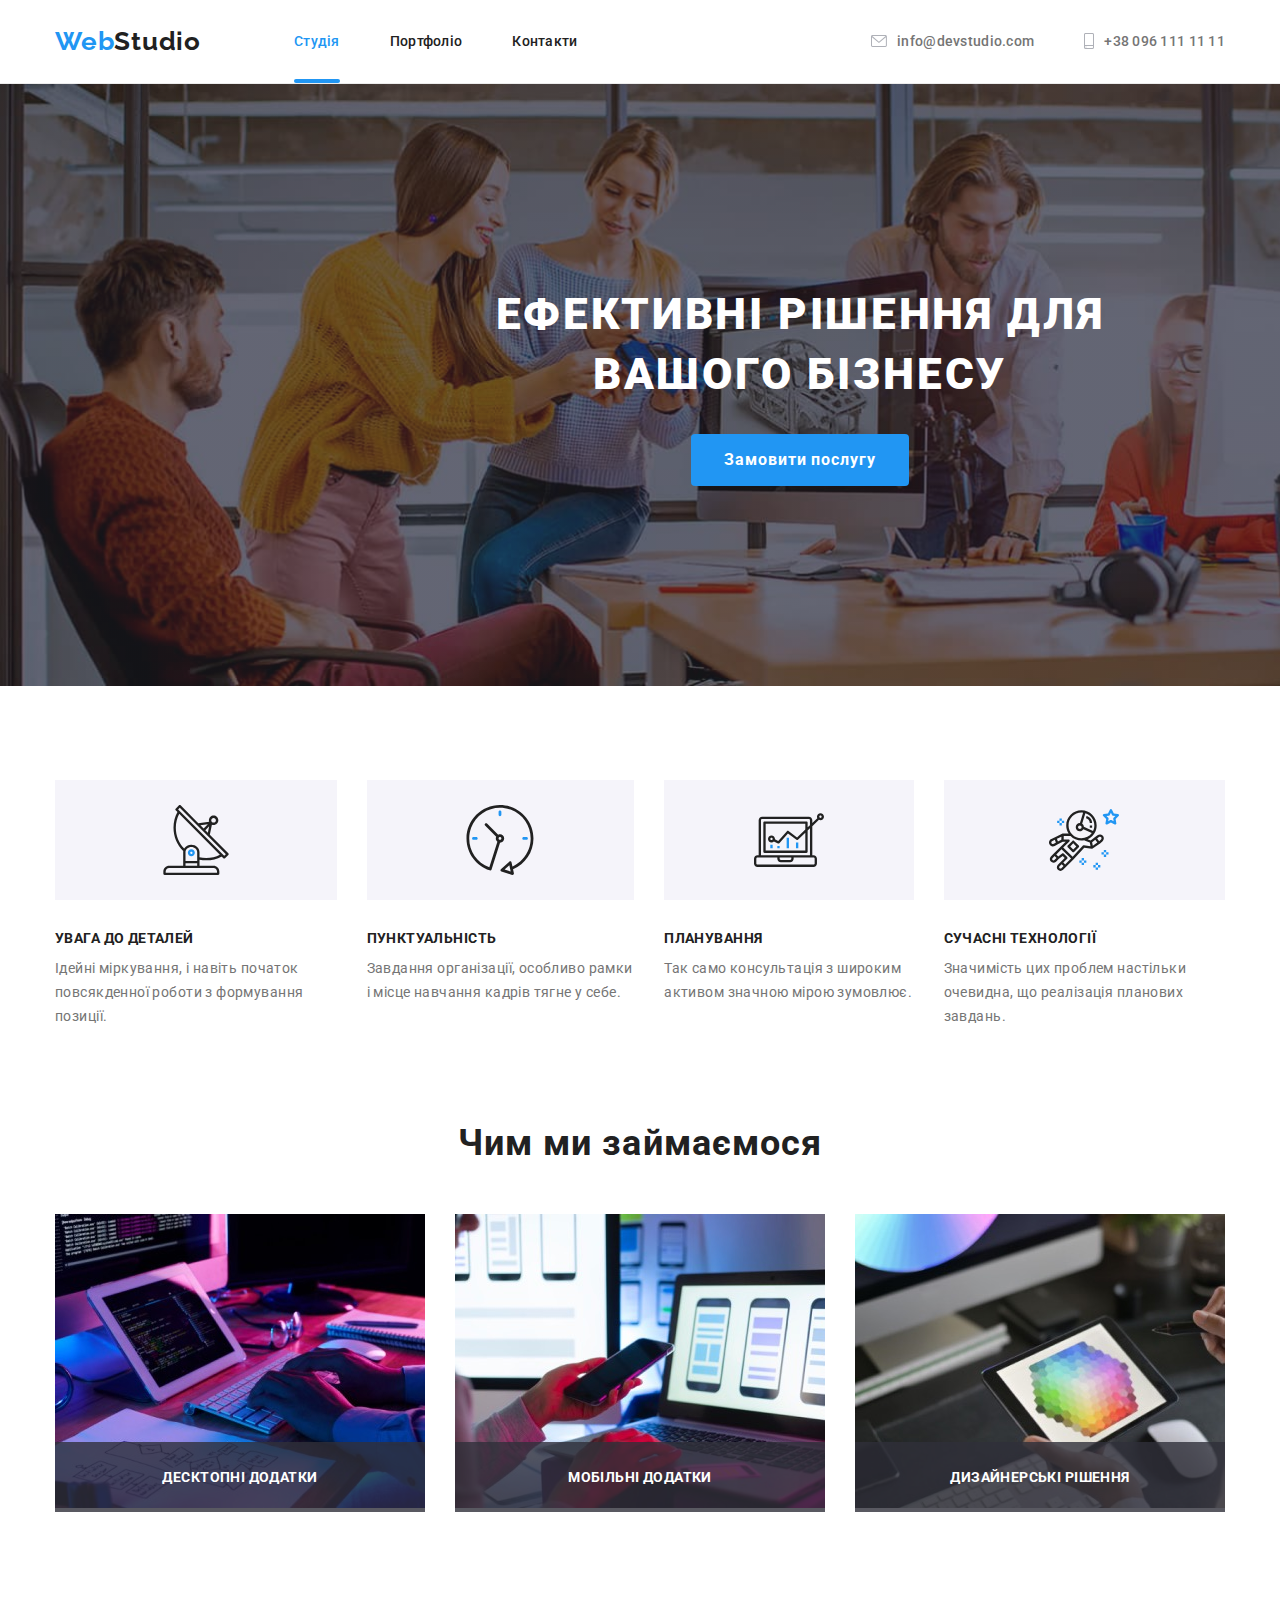
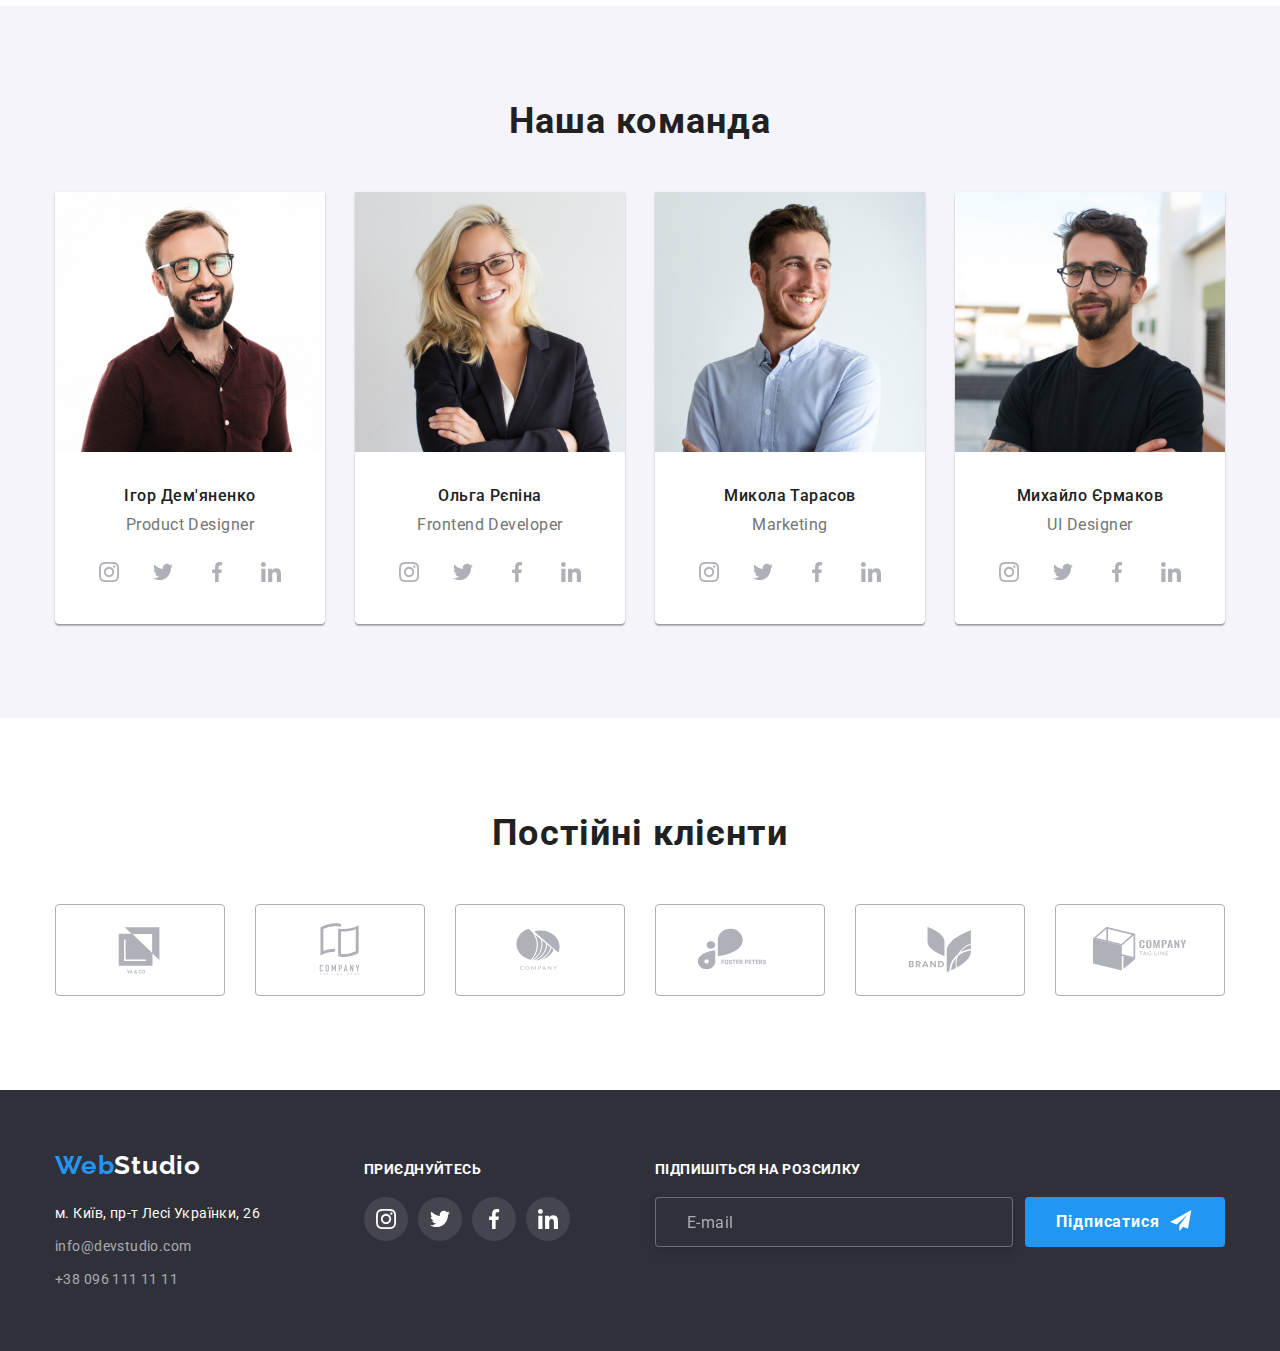
<file: index.html>
<!DOCTYPE html>
<html lang="uk">
  <head>
    <meta charset="UTF-8" />
    <meta http-equiv="X-UA-Compatible" content="IE=edge" />
    <meta name="viewport" content="width=device-width, initial-scale=1.0" />
    <title>Студія</title>

    <link rel="preconnect" href="https://fonts.googleapis.com" />
    <link rel="preconnect" href="https://fonts.gstatic.com" crossorigin />
    <link
      href="https://fonts.googleapis.com/css2?family=Montserrat:wght@400;700&family=Open+Sans:wght@400;500;600;700&family=Raleway:wght@400;500;600;700&family=Roboto:ital,wght@0,300;0,400;0,500;0,700;0,900;1,300;1,400;1,500;1,700&display=swap"
      rel="stylesheet"
    />
    <link
      rel="stylesheet"
      href="https://cdnjs.cloudflare.com/ajax/libs/modern-normalize/1.1.0/modern-normalize.min.css"
    />
    <link rel="stylesheet" href="./css/style.css" />
  </head>

  <body class="body">
    <header class="header">
      <!--Menu Nav-->
      <div class="container main-nav">
        <nav class="header-nav">
          <a href="" class="logo">
            <span class="logo-web">Web</span>
            <span class="logo-studio-header">Studio</span>
          </a>
          <ul class="header-list">
            <li class="header-list-item">
              <a class="current" href="./index.html">Студія</a>
            </li>
            <li class="header-list-item">
              <a
                class="header-list-link header-link active-link"
                href="./portfolio.html"
                >Портфоліо</a
              >
            </li>
            <li class="header-list-item">
              <a
                class="header-list-link header-link link-contact active-link"
                href="#"
                >Контакти</a
              >
            </li>
          </ul>
        </nav>

        <!--Contacts-->
        <ul class="contacts-header">
          <li class="header-list-item"> 
            <a
              class="header-contact-link header-link active-link"
              href="mailto:info@devstudio.com"
            >
            <svg class="header-contact-icon header-tel-icon" width="16" height="12">
                <use href="./images/icons.svg#envelope"></use>
            </svg>
              info@devstudio.com
            </a>
          </li>
          <li class="header-list-item">
            <a
              class="header-contact-link header-link active-link"
              href="tel:+380961111111"
            >
              <svg class="header-contact-icon header-mail-icon" width="10" height="16">
                <use href="./images/icons.svg#smartphone"></use>
              </svg>
              +38 096 111 11 11
            </a>
          </li>
        </ul>
      </div>
    </header>

    <main>
      <!--Шапка-->
      <section class="main-banner">
        <div class="container hero-box">
            <h1>
              Ефективні рішення для <br />
              вашого бізнесу
            </h1>

            <button class="button order-button" type="button"  data-modal-open>
              Замовити послугу
            </button>

            <!--Modal window -->

            <div class="backdrop is-hidden" data-modal>
                <div class="modal">
                  <button data-modal-close class="close-sign">
                    <svg  width="30" height="30">
                      <use href="./images/icons.svg#icon-close"></use>
                    </svg>
                  </button>


                  <form class="form" name="signup-form" autocomplete="on" novalidate>

                    <p>Залиште свої дані, ми вам передзвонимо</p> 

                    <div class="form-field">
                      <label for="name">Ім'я</label>
                      <input type="text" class="form-input" name="name" id="name"/>
                      <svg class="modal-icon" width="18" height="18">
                        <use href="./images/icons.svg#person"></use>
                        </svg>
                    </div>
                    
                    <div class="form-field">
                      <label for="tel">Телефон</label>
                      <input type="tel" class="form-input" name="tel" id="tel"/>
                       <svg class="modal-icon" width="18" height="18">
                        <use href="./images/icons.svg#phone-black"></use>
                        </svg>
                    </div>

                     <div class="form-field">
                      <label for="mail">Пошта</label>
                      <input type="email" class="form-input" name="mail" id="mail"/>
                      <svg class="modal-icon" width="18" height="18">
                        <use href="./images/icons.svg#email-black"></use>
                        </svg>
                     </div>

                     <div class="form-field">
                      <label for="commemt">Коментар</label>
                      <textarea name="comment" class="form-input" id="comment" cols="" rows="10"
                      placeholder="Введіть текст"></textarea>
                     </div>
                    

                    <div class="agreement-checkbox">
                      <label for="policy" class="checkbox-label">
                        <input class="checkbox" type="checkbox" name="policy" value="" id="policy">
                        <span class="checkbox-icon"> </span>
                          Погоджуюся з розсилкою та приймаю  
                        <span>
                        <a href="">Умови договору</a>
                        </span>
                      </label>
                    </div>

                    <button type="submit" class="submit-button">Відправити</button>
                  </form>

                </div>  
            </div>
          <!-- </div> -->
        </div>
      </section>

      <!--Особливості-->
      <section class="description">
        <div class="container">
          <h2 class="visually-hidden">Наші особливості</h2>
          <ul class="description-blocks">
            <li class="description-item">
              <div class="description-icons">
                <svg class="descr-icon"  width="70" height="70">
                  <use href="./images/icons.svg#d-antenna"></use>
                </svg>
              </div>
              <h3 class="description-title">Увага до деталей</h3>
              <p class="desctiption-text">
                Ідейні міркування, і навіть початок повсякденної роботи з
                формування позиції.
              </p>
            </li>

            <li class="description-item">
              <div class="description-icons">
                <svg class="descr-icon"  width="70" height="70">
                  <use href="./images/icons.svg#d-clock"></use>
                </svg>
              </div>
              <h3 class="description-title">Пунктуальність</h3>
              <p class="desctiption-text">
                Завдання організації, особливо рамки і місце навчання кадрів
                тягне у себе.
              </p>
            </li>

            <li class="description-item">
              <div class="description-icons">
                <svg class="descr-icon"  width="70" height="70">
                  <use href="./images/icons.svg#diagram"></use>
                </svg>
              </div>
              <h3 class="description-title">Планування</h3>
              <p class="desctiption-text">
                Так само консультація з широким активом значною мірою зумовлює.
              </p>
            </li>

            <li class="description-item">
              <div class="description-icons">
                <svg class="descr-icon"  width="70" height="70">
                  <use href="./images/icons.svg#d-astronaut"></use>
                </svg>
              </div>
              <h3 class="description-title">Сучасні технології</h3>
              <p class="desctiption-text">
                Значимість цих проблем настільки очевидна, що реалізація
                планових завдань.
              </p>
            </li>
          </ul>
        </div>
      </section>

      <!--Чим ми займаємося-->
      <section class="our-activity">
        <div class="container">
          <h2>Чим ми займаємося</h2>

          <ul class="activity-images">
            <li>
              <div class="activity-image-item">
                <img
                src="images/box1.jpg"
                alt="зображення 1"
                class="photo"
                width="370"
                height="294"
               />
                <div class="our-activity-description">
                  <p>Десктопні додатки</p>
                </div>
              </div>
            </li>

            <li>
               <div class="activity-image-item">
                <img
                src="images/box2.jpg"
                alt="зображення 2"
                class="photo"
                width="370"
                height="294"
               />
                <div class="our-activity-description">
                  <p>Мобільні додатки</p>
                </div>
              </div>
            </li>

            <li>
               <div class="activity-image-item">
                <img
                src="images/box3.jpg"
                alt="зображення 3"
                class="photo"
                width="370"
                height="294"
               />
                <div class="our-activity-description">
                  <p>Дизайнерські рішення</p>
                </div>
              </div>
            </li>
          </ul>
        </div>
      </section>

      <!--Наша команда-->
      <section class="our-team">
        <div class="container">
          <h2>Наша команда</h2>
          <ul class="team-list">
            <li class="item">
              <img
                src="images/igor.jpg"
                alt="фото Ігор Дем'яненко"
                width="270"
                height="260"
              />
              <div class="our-team-members">
                <h3>Ігор Дем'яненко</h3>
                <p class="our-team-position">Product Designer</p>
                <ul class="social-icons list">
                  <li class="social-item">
                    <a href="" class="social-link link">
                      <svg class="social-icon" width="20" height="20">
                        <use href="./images/icons.svg#sl-instagram"></use>
                      </svg>
                    </a>
                  </li>

                  <li class="social-item">
                    <a href="" class="social-link link">
                      <svg class="social-icon" width="20" height="20">
                        <use href="./images/icons.svg#sl-twitter"></use>
                      </svg>
                    </a>
                  </li>

                  <li class="social-item">
                    <a href="" class="social-link link">
                      <svg class="social-icon" width="20" height="20">
                        <use href="./images/icons.svg#sl-facebook"></use>
                      </svg>
                    </a>
                  </li>

                  <li class="social-item">
                    <a href="" class="social-link link">
                      <svg class="social-icon" width="20" height="20">
                        <use href="./images/icons.svg#sl-linkedin"></use>
                      </svg>
                    </a>
                  </li>
                </ul>
              </div>
            </li>

            <li class="item">
              <img
                src="images/olga.jpg"
                alt="фото Ольга Рєпіна"
                width="270"
                height="260"
              />
              <div class="our-team-members">
                <h3>Ольга Рєпіна</h3>
                <p class="our-team-position">Frontend Developer</p>
                <ul class="social-icons list">
                  <li class="social-item">
                    <a href="" class="social-link link">
                      <svg class="social-icon" width="20" height="20">
                        <use href="./images/icons.svg#sl-instagram"></use>
                      </svg>
                    </a>
                  </li>

                  <li class="social-item">
                    <a href="" class="social-link link">
                      <svg class="social-icon" width="20" height="20">
                        <use href="./images/icons.svg#sl-twitter"></use>
                      </svg>
                    </a>
                  </li>

                  <li class="social-item">
                    <a href="" class="social-link link">
                      <svg class="social-icon" width="20" height="20">
                        <use href="./images/icons.svg#sl-facebook"></use>
                      </svg>
                    </a>
                  </li>

                  <li class="social-item">
                    <a href="" class="social-link link">
                      <svg class="social-icon" width="20" height="20">
                        <use href="./images/icons.svg#sl-linkedin"></use>
                      </svg>
                    </a>
                  </li>
                </ul>
              </div>
            </li>

            <li class="item">
              <img
                src="images/mycola.jpg"
                alt="фото Микола Тарасов"
                width="270"
                height="260"
              />
              <div class="our-team-members">
                <h3>Микола Тарасов</h3>
                <p class="our-team-position">Marketing</p>
                <ul class="social-icons list">
                  <li class="social-item">
                    <a href="" class="social-link link">
                      <svg class="social-icon" width="20" height="20">
                        <use href="./images/icons.svg#sl-instagram"></use>
                      </svg>
                    </a>
                  </li>

                  <li class="social-item">
                    <a href="" class="social-link link">
                      <svg class="social-icon" width="20" height="20">
                        <use href="./images/icons.svg#sl-twitter"></use>
                      </svg>
                    </a>
                  </li>

                  <li class="social-item">
                    <a href="" class="social-link link">
                      <svg class="social-icon" width="20" height="20">
                        <use href="./images/icons.svg#sl-facebook"></use>
                      </svg>
                    </a>
                  </li>

                  <li class="social-item">
                    <a href="" class="social-link link">
                      <svg class="social-icon" width="20" height="20">
                        <use href="./images/icons.svg#sl-linkedin"></use>
                      </svg>
                    </a>
                  </li>
                </ul>
              </div>
            </li>

            <li class="item">
              <img
                src="images/mychailo.jpg"
                alt="фото Михайло Єрмаков"
                width="270"
                height="260"
              />
              <div class="our-team-members">
                <h3>Михайло Єрмаков</h3>
                <p class="our-team-position">UI Designer</p>
                <ul class="social-icons list">
                  <li class="social-item">
                    <a href="" class="social-link link">
                      <svg class="social-icon" width="20" height="20">
                        <use href="./images/icons.svg#sl-instagram"></use>
                      </svg>
                    </a>
                  </li>

                  <li class="social-item">
                    <a href="" class="social-link link">
                      <svg class="social-icon" width="20" height="20">
                        <use href="./images/icons.svg#sl-twitter"></use>
                      </svg>
                    </a>
                  </li>

                  <li class="social-item">
                    <a href="" class="social-link link">
                      <svg class="social-icon" width="20" height="20">
                        <use href="./images/icons.svg#sl-facebook"></use>
                      </svg>
                    </a>
                  </li>

                  <li class="social-item">
                    <a href="" class="social-link link">
                      <svg class="social-icon" width="20" height="20">
                        <use href="./images/icons.svg#sl-linkedin"></use>
                      </svg>
                    </a>
                  </li>
                </ul>
              </div>
            </li>
          </ul>
        </div>
      </section>

      <!--Постійні клієнти-->
      <section class="our-clients">
        <div class="container">
          <h2>Постійні клієнти</h2>
          
          <ul class="our-clients-list">
            <li class="our-client">
                <a href="" class="client-link link">
                  <svg class="client-icon" width="106" height="60">
                    <use href="./images/icons.svg#client-1"></use>
                  </svg>
                </a>
              </li>

               <li class="our-client">
                <a href="" class="client-link link">
                  <svg class="client-icon" width="106" height="60">
                    <use href="./images/icons.svg#client-2"></use>
                  </svg>
                </a>
              </li>

               <li class="our-client">
                <a href="" class="client-link link">
                  <svg class="client-icon" width="106" height="60">
                    <use href="./images/icons.svg#client-3"></use>
                  </svg>
                </a>
              </li>

               <li class="our-client">
                <a href="" class="client-link link">
                  <svg class="client-icon" width="106" height="60">
                    <use href="./images/icons.svg#client-4"></use>
                  </svg>
                </a>
              </li>

               <li class="our-client">
                <a href="" class="client-link link">
                  <svg class="client-icon" width="106" height="60">
                    <use href="./images/icons.svg#client-5"></use>
                  </svg>
                </a>
              </li>

               <li class="our-client">
                <a href="" class="client-link link">
                  <svg class="client-icon" width="106" height="60">
                    <use href="./images/icons.svg#client-6"></use>
                  </svg>
                </a>
              </li>
            
          </ul>
        </div>
      </section>
    </main>

    <footer class="footer">
      <div class="container footer-block">
        <div class="footer-block-item footer-block-contacts">
            <a href="" class="logo logo-footer">
              <span class="logo-web">Web</span
              ><span class="logo-studio-footer">Studio</span>
            </a>
            <address>
              <ul class="contacts-footer">
                <li class="contact-footer-address active-link">
                  <a
                    class="active-link"
                    href="https://goo.gl/maps/CPtrU1FHBa2aNyZL9"
                    target="_blank"
                    rel="noopener noreferrer"
                    >м. Київ, пр-т Лесі Українки, 26</a
                  >
                </li>
                <li class="contacts-footer-item">
                  <a class="active-link" href="mailto:info@devstudio.com">
                    info@devstudio.com
                  </a>
                </li>
                <li class="contacts-footer-item">
                  <a class="active-link" href="tel:+380961111111">
                    +38 096 111 11 11
                  </a>
                </li>
              </ul>
            </address>
          </div>

          <div class="footer-block-item footer-block-soclinks">
            <p>Приєднуйтесь</p>
            <ul class="social-icons list">
              <li class="social-item">
                <a href="" class="social-link link">
                  <svg class="social-icon" width="20" height="20">
                    <use href="./images/icons.svg#sl-instagram"></use>
                  </svg>
                </a>
              </li>

              <li class="social-item">
                <a href="" class="social-link link">
                  <svg class="social-icon" width="20" height="20">
                    <use href="./images/icons.svg#sl-twitter"></use>
                  </svg>
                </a>
              </li>

              <li class="social-item">
                <a href="" class="social-link link">
                  <svg class="social-icon" width="20" height="20">
                    <use href="./images/icons.svg#sl-facebook"></use>
                  </svg>
                </a>
              </li>

              <li class="social-item">
                <a href="" class="social-link link">
                  <svg class="social-icon" width="20" height="20">
                    <use href="./images/icons.svg#sl-linkedin"></use>
                  </svg>
                </a>
              </li>
            </ul>
        </div>

        <div class="footer-block-item footer-block-subsctiption">
          <form name="subsctiption-form" autocomplete="on" novalidate>

            <p>Підпишіться на розсилку</p> 

            <div class="subscription-line">
              <div class="form-field">
                <label for="mail"></label>
                <input type="email" name="mail" id="mail" placeholder="E-mail"/>
              </div>

              <button type="submit" class="submit-button">
                <!-- <div class="submit-button-item"> -->
                  Підписатися
                  <svg class="subscription-icon" width="24" height="24">
                      <use href="./images/icons.svg#send"></use>
                  </svg>
                <!-- </div> -->
              </button>
            </div>
            
          </form>
        </div>

      </div>
    </footer>

  

    <script src="./js/modal.js"></script>

    <script>
      (() => {
        document
          .querySelector('.js-speaker-form')
          .addEventListener('submit', e => {
            e.preventDefault();

          new FormData(e.currentTarget) .forEach(value, name) =>
            console.log('${name}: ${value}'),
          );
          });
      })();
    </script>

      

  </body>
</html>
</file>
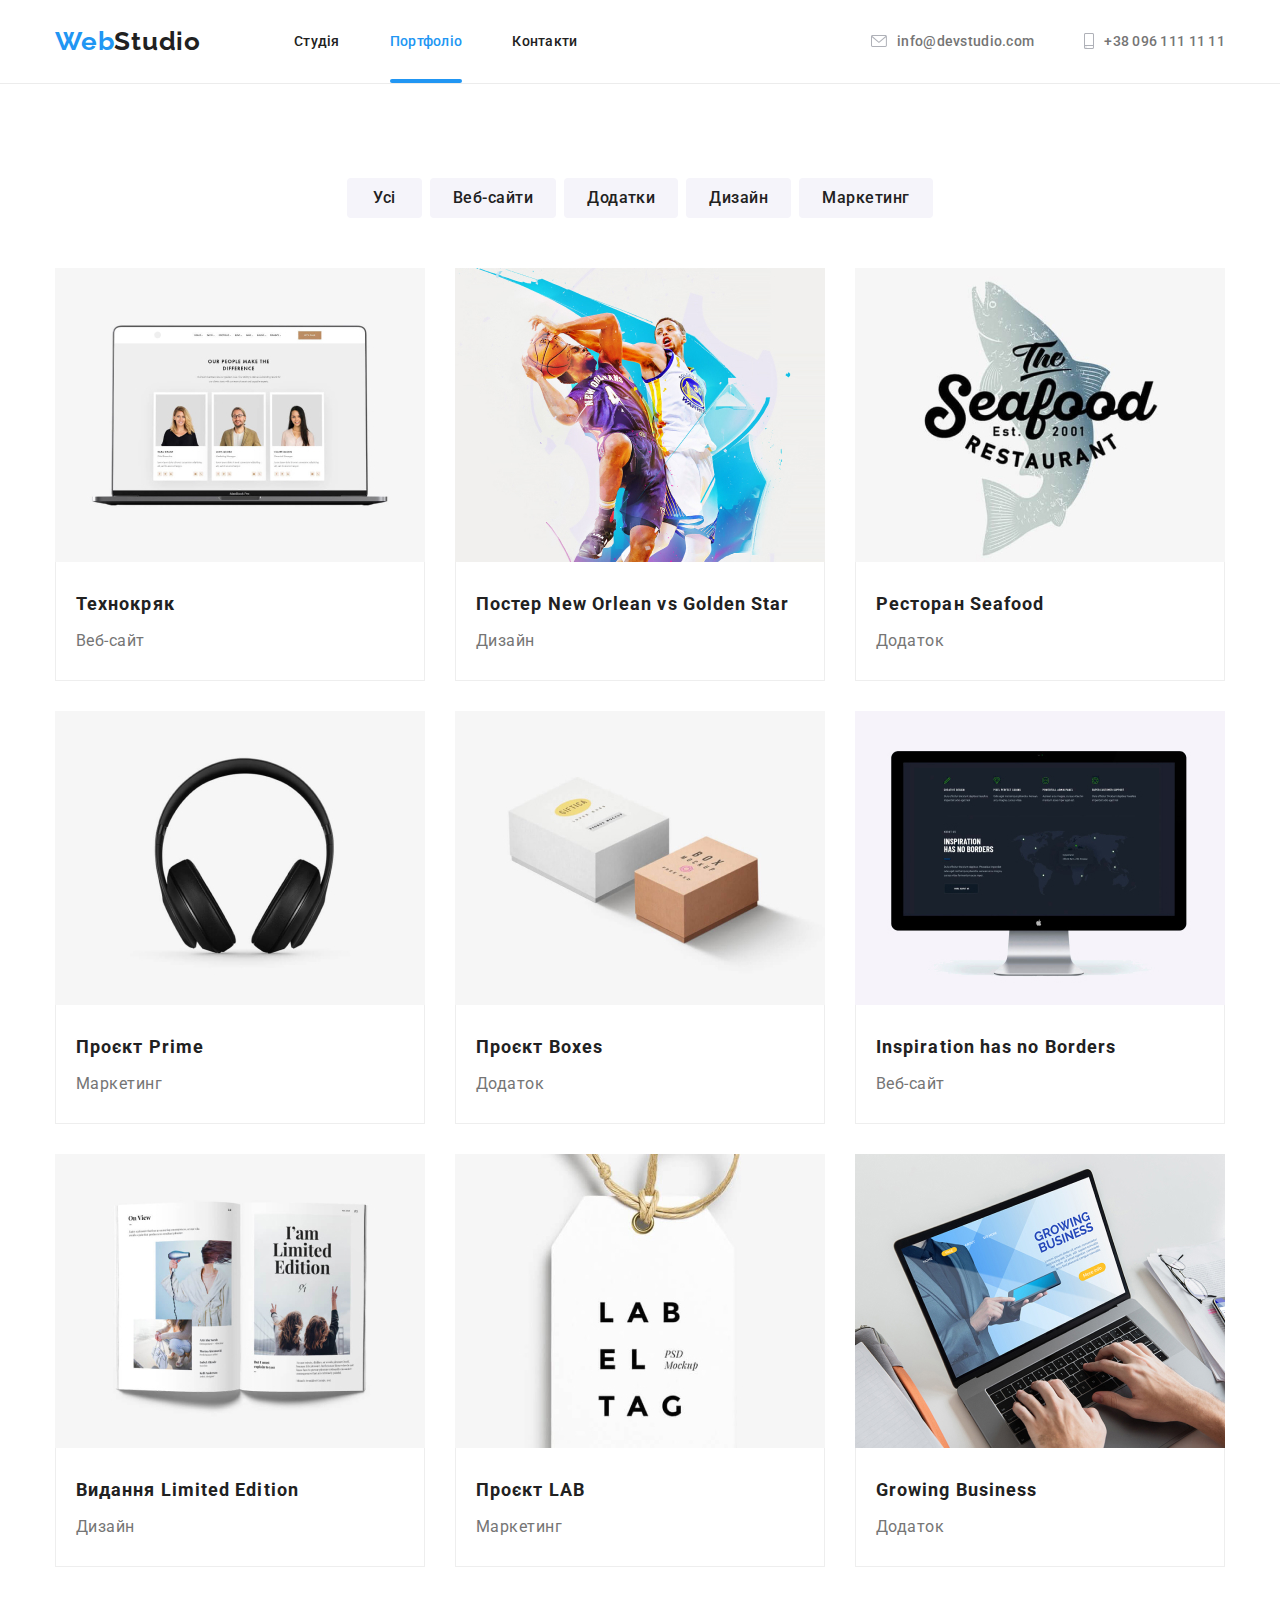
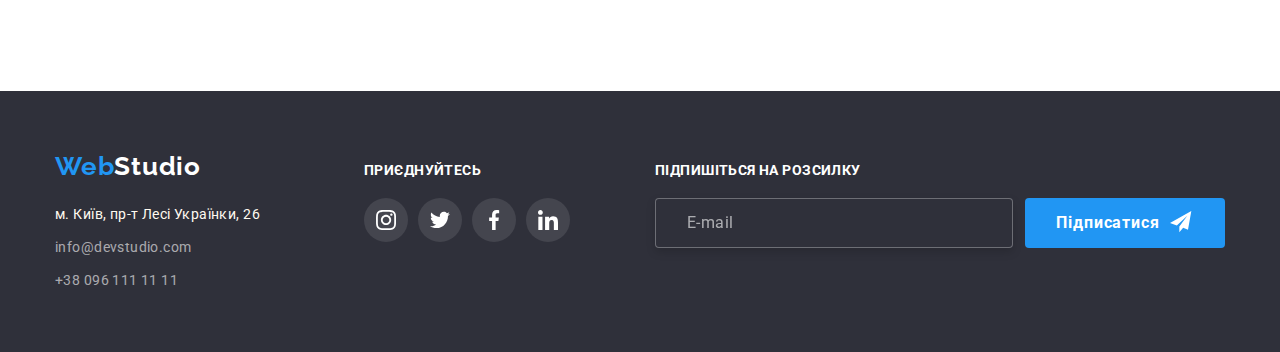
<file: portfolio.html>
<!DOCTYPE html>
<html lang="uk">
  <head>
    <meta charset="UTF-8" />
    <meta http-equiv="X-UA-Compatible" content="IE=edge" />
    <meta name="viewport" content="width=device-width, initial-scale=1.0" />
    <title>Портфоліо</title>

    <link rel="preconnect" href="https://fonts.googleapis.com" />
    <link rel="preconnect" href="https://fonts.gstatic.com" crossorigin />
    <link
      href="https://fonts.googleapis.com/css2?family=Montserrat:wght@400;700&family=Open+Sans:wght@400;500;600;700&family=Raleway:wght@400;500;600;700&family=Roboto:ital,wght@0,300;0,400;0,500;0,700;0,900;1,300;1,400;1,500;1,700&display=swap"
      rel="stylesheet"
    />
    <link
      rel="stylesheet"
      href="https://cdnjs.cloudflare.com/ajax/libs/modern-normalize/1.1.0/modern-normalize.min.css"
    />
    <link rel="stylesheet" href="./css/style.css" />
  </head>

  <body class="body">
     <header class="header">
      <!--Menu Nav-->
      <div class="container main-nav">
          <nav class="header-nav">
          <a href="" class="logo">
            <span class="logo-web">Web</span>
            <span class="logo-studio-header">Studio</span>
          </a>
          <ul class="header-list">
            <li class="header-list-item">
              <a class="header-list-link header-link active-link" href="./index.html"
                >Студія</a>
            </li>
            <li class="header-list-item">
              <a class="current"
                href="./portfolio.html"
                >Портфоліо</a>
            </li>
            <li class="header-list-item">
              <a class="header-list-link header-link link-contact active-link"
                href="#">Контакти</a
              >
            </li>
          </ul>
        </nav>

      <!--Contacts-->
        <ul class="contacts-header">
          <li class="header-list-item"> 
            <a
              class="header-contact-link header-link active-link"
              href="mailto:info@devstudio.com"
            >
            <svg class="header-contact-icon header-tel-icon" width="16" height="12">
                <use href="./images/icons.svg#envelope"></use>
              </svg>
            info@devstudio.com
            </a>
          </li>
          <li class="header-list-item">
            <a
              class="header-contact-link header-link active-link"
              href="tel:+380961111111"
            >
              <svg class="header-contact-icon header-mail-icon" width="10" height="16">
                <use href="./images/icons.svg#smartphone"></use>
              </svg>
              +38 096 111 11 11
            </a>
          </li>
        </ul>

      </div>
    </header>

    <main class="portfolio-block">
        <!--Filters-->
        <section class="portfolio container">
            <h1 class="visually-hidden">Портфоліо</h1>
            <ul class="portfolio-filters">
                <li>
                <button
                class="portfolio-filter-button cursor button button-usi"
                type="button">
                Усі
                </button>
            </li>
            <li>
              <button
                class="portfolio-filter-button cursor button"
                type="button"
              >
                Веб-сайти
              </button>
            </li>
            <li>
              <button
                class="portfolio-filter-button cursor button"
                type="button"
              >
                Додатки
              </button>
            </li>
            <li>
              <button
                class="portfolio-filter-button cursor button"
                type="button"
              >
                Дизайн
              </button>
            </li>
            <li>
              <button
                class="portfolio-filter-button cursor button"
                type="button"
              >
                Маркетинг
              </button>
            </li>
          </ul>
  
          <!--Project cards-->
          <ul class="project-cards">
            <li class="project-box">
              <a href="#">
                <div class="project-image backdrop">
                  <img
                    src="images/portfolio/tehnokrjac.jpg"
                    alt="веб-сайт Технокряк"
                    width="370"
                    height="294"
                  />

                  <div class="overlay-text">
                    <p>
                    Ресурс пропонує комплексні пропозиції з різним рівнем функціоналу та сервісів. Все це дозволить відвідувачу отримати вичерпні відомості про компанію чи приватну особу.
                    </p>
                  </div>
                </div>

                  
                <div class="project-descr">
                  <h2>Технокряк</h2>
                  <p class="project-type">Веб-сайт</p>
                </div>
              </a>
            </li>

            <li class="project-box">
              <a href="#">
                <div class="project-image backdrop">
                  <img
                    src="images/portfolio/newOrlean.jpg"
                    alt="Постер New Orlean vs Golden Star"
                    width="370"
                    height="294"
                  />

                  <div class="overlay-text">
                    <p>
                    Ресурс пропонує комплексні пропозиції з різним рівнем функціоналу та сервісів. Все це дозволить відвідувачу отримати вичерпні відомості про компанію чи приватну особу.
                    </p>
                  </div>
                </div>
                
                <div class="project-descr">
                  <h2>Постер New Orlean vs Golden Star</h2>
                  <p class="project-type">Дизайн</p>
                </div>
              </a>
            </li>

            <li class="project-box">
              <a href="#">
                <div class="project-image backdrop">
                  <img
                    src="images/portfolio/seafood.jpg"
                    alt="фото додатку Ресторан Seafood"
                    width="370"
                    height="294"
                  />

                  <div class="overlay-text">
                    <p>
                    Ресурс пропонує комплексні пропозиції з різним рівнем функціоналу та сервісів. Все це дозволить відвідувачу отримати вичерпні відомості про компанію чи приватну особу.
                    </p>
                  </div>
                </div>
              
                <div class="project-descr">
                  <h2>Ресторан Seafood</h2>
                  <p class="project-type">Додаток</p>
                </div>
              </a>
            </li>

            <li class="project-box">
              <a href="#">
                <div class="project-image backdrop">
                  <img
                    src="images/portfolio/prime.jpg"
                    alt="фото Проєкт Prime"
                    width="370"
                    height="294"
                  />

                  <div class="overlay-text">
                    <p>
                    Ресурс пропонує комплексні пропозиції з різним рівнем функціоналу та сервісів. Все це дозволить відвідувачу отримати вичерпні відомості про компанію чи приватну особу.
                    </p>
                  </div>
                </div>
              
                <div class="project-descr">
                  <h2>Проєкт Prime</h2>
                  <p class="project-type">Маркетинг</p>
                </div>
              </a>
            </li>

            <li class="project-box">
              <a href="#">
                <div class="project-image backdrop">
                  <img
                    src="images/portfolio/boxes.jpg"
                    alt="фото Проєкт Boxes"
                    width="370"
                    height="294"
                  />

                  <div class="overlay-text">
                    <p>
                    Ресурс пропонує комплексні пропозиції з різним рівнем функціоналу та сервісів. Все це дозволить відвідувачу отримати вичерпні відомості про компанію чи приватну особу.
                    </p>
                  </div>
                </div>

                <div class="project-descr">
                  <h2>Проєкт Boxes</h2>
                  <p class="project-type">Додаток</p>
                </div>
              </a>
            </li>

            <li class="project-box">
              <a href="#">
                <div class="project-image backdrop">
                  <img
                    src="images/portfolio/inspiration.jpg"
                    alt="фото Inspiration has no Borders"
                    width="370"
                    height="294"
                  />

                  <div class="overlay-text">
                    <p>
                    Ресурс пропонує комплексні пропозиції з різним рівнем функціоналу та сервісів. Все це дозволить відвідувачу отримати вичерпні відомості про компанію чи приватну особу.
                    </p>
                  </div>
                </div>
               
                <div class="project-descr">
                  <h2>Inspiration has no Borders</h2>
                  <p class="project-type">Веб-сайт</p>
                </div>
              </a>
            </li>

            <li class="project-box">
              <a href="#">
                <div class="project-image backdrop">
                  <img
                    src="images/portfolio/limited-edition.jpg"
                    alt="фото Видання Limited Edition"
                    width="370"
                    height="294"
                  />

                  <div class="overlay-text">
                    <p>
                    Ресурс пропонує комплексні пропозиції з різним рівнем функціоналу та сервісів. Все це дозволить відвідувачу отримати вичерпні відомості про компанію чи приватну особу.
                    </p>
                  </div>
                </div>
             
                <div class="project-descr">
                  <h2>Видання Limited Edition</h2>
                  <p class="project-type">Дизайн</p>
                </div>
              </a>
            </li>

            <li class="project-box">
              <a href="#">
                <div class="project-image backdrop">
                  <img
                    src="images/portfolio/lab.jpg"
                    alt="фото Проєкт LAB"
                    width="370"
                    height="294"
                  />

                  <div class="overlay-text">
                    <p>
                    Ресурс пропонує комплексні пропозиції з різним рівнем функціоналу та сервісів. Все це дозволить відвідувачу отримати вичерпні відомості про компанію чи приватну особу.
                    </p>
                  </div>
                </div>
               
                <div class="project-descr">
                  <h2>Проєкт LAB</h2>
                  <p class="project-type">Маркетинг</p>
                </div>
              </a>
            </li>
            
            <li class="project-box">
              <a href="#">
                <div class="project-image backdrop">
                  <img
                    src="images/portfolio/growing-business.jpg"
                    alt="фото Growing Business"
                    width="370"
                    height="294"
                  />

                  <div class="overlay-text">
                    <p>
                    Ресурс пропонує комплексні пропозиції з різним рівнем функціоналу та сервісів. Все це дозволить відвідувачу отримати вичерпні відомості про компанію чи приватну особу.
                    </p>
                  </div>
                </div>
          
                <div class="project-descr">
                <h2>Growing Business</h2>
                <p class="project-type">Додаток</p>
                </div>
              </a>
            </li>
          </ul>
        </section>
    </main>

      <footer class="footer">
      <div class="container footer-block">
        <div class="footer-block-item footer-block-contacts">
            <a href="" class="logo logo-footer">
              <span class="logo-web">Web</span
              ><span class="logo-studio-footer">Studio</span>
            </a>
            <address>
              <ul class="contacts-footer">
                <li class="contact-footer-address active-link">
                  <a
                    class="active-link"
                    href="https://goo.gl/maps/CPtrU1FHBa2aNyZL9"
                    target="_blank"
                    rel="noopener noreferrer"
                    >м. Київ, пр-т Лесі Українки, 26</a
                  >
                </li>
                <li class="contacts-footer-item">
                  <a class="active-link" href="mailto:info@devstudio.com">
                    info@devstudio.com
                  </a>
                </li>
                <li class="contacts-footer-item">
                  <a class="active-link" href="tel:+380961111111">
                    +38 096 111 11 11
                  </a>
                </li>
              </ul>
            </address>
          </div>

          <div class="footer-block-item footer-block-soclinks">
            <p>Приєднуйтесь</p>
            <ul class="social-icons list">
              <li class="social-item">
                <a href="" class="social-link link">
                  <svg class="social-icon" width="20" height="20">
                    <use href="./images/icons.svg#sl-instagram"></use>
                  </svg>
                </a>
              </li>

              <li class="social-item">
                <a href="" class="social-link link">
                  <svg class="social-icon" width="20" height="20">
                    <use href="./images/icons.svg#sl-twitter"></use>
                  </svg>
                </a>
              </li>

              <li class="social-item">
                <a href="" class="social-link link">
                  <svg class="social-icon" width="20" height="20">
                    <use href="./images/icons.svg#sl-facebook"></use>
                  </svg>
                </a>
              </li>

              <li class="social-item">
                <a href="" class="social-link link">
                  <svg class="social-icon" width="20" height="20">
                    <use href="./images/icons.svg#sl-linkedin"></use>
                  </svg>
                </a>
              </li>
            </ul>
        </div>

        <div class="footer-block-item footer-block-subsctiption">
          <form name="subsctiption-form" autocomplete="on" novalidate>

            <p>Підпишіться на розсилку</p> 

            <div class="subscription-line">
              <div class="form-field">
                <label for="mail"></label>
                <input type="email" name="mail" id="mail" placeholder="E-mail"/>
              </div>

              <button type="submit" class="submit-button">
                <!-- <div class="submit-button-item"> -->
                  Підписатися
                  <svg class="subscription-icon" width="24" height="24">
                      <use href="./images/icons.svg#send"></use>
                  </svg>
                <!-- </div> -->
              </button>
            </div>
            
          </form>
        </div>

      </div>
    </footer>

    <script src="./js/modal.js"></script>

  </body>
</html>
</file>
<file: css/style.css>
/* General styles */

:root {
  --main-color: #212121;
  --main-background-color: #ffffff;
  --background-second-color: #2f303a;
  --background-third-color: #f5f4fa;
  --background-hero-color: #C4C4C4;
  --link-hover-color: #2196f3;
  --button-hover-background: #188CE8;
  --text-grey-color: #757575;
  --box-border-color: #eeeeee;
  --icon-grey-color: #AFB1B8;
  --cubic-bezier: 250ms cubic-bezier(0.4, 0, 0.2, 1);
}

html {
  box-sizing: border-box;
}

*,
*::before,
*::after {
  box-sizing: inherit;
}

.body {
  font-family: "Roboto", sans-serif;
  color: var(--main-color);
  background-color: var(--main-background-color);
  /* width: 1600px; */
}

.container {
  width: 1200px;
  padding-right: 15px;
  padding-left: 15px;
  margin-right: auto;
  margin-left: auto;
}

ul {
  list-style: none;
  margin-top: 0;
  margin-bottom: 0;
  margin-left: 0;
  padding: 0;
}

a {
  text-decoration: none;
}

a:visited,
a:link,
a:active {
  color: var(--main-color);
}

.visually-hidden {
  position: absolute;
  width: 1px;
  height: 1px;
  margin: -1px;
  border: 0;
  padding: 0;
  white-space: nowrap;
  clip-path: inset(100%);
  clip: rect(0 0 0 0);
  overflow: hidden;
}

h1 {
  font-weight: 900;
  font-size: 44px;
  line-height: calc(60 / 44);
  text-align: center;
  letter-spacing: 0.06em;
  text-transform: uppercase;
  color: var(--main-background-color);
  margin-top: 0;
  margin-bottom: 0;
}

h2 {
  font-weight: 700;
  font-size: 36px;
  line-height: calc(42 / 36);
  text-align: center;
  letter-spacing: 0.03em;
  margin-top: 0;
  margin-bottom: 0;
}

h3 {
  font-weight: 500;
  font-size: 16px;
  line-height: calc(19 / 16);
  text-align: center;
  letter-spacing: 0.03em;
  margin-top: 0;
  margin-bottom: 0;
}

p {
  margin-top: 0;
  margin-bottom: 0;
  margin-block-end: 0;
  margin-block-start: 0;
}

button {
  padding-top: none;
  padding-left: none;
  padding-right: none;
  padding-bottom: none;
  border: 0;
}

/* Header */

.main-nav {
  display: flex;
}

.header {
  border-bottom: 1px solid #ECECEC;
}

.header-nav {
  align-items: center;
}


/* Logo styles */

.logo {
  font-family: "Raleway";
  font-style: normal;
  font-weight: 700;
  font-size: 26px;
  line-height: calc(31 / 26);
  letter-spacing: 0.03em;
}

.logo-web {
  color: var(--link-hover-color);
}

.logo-studio-header {
  color: var(--main-color);
}

.logo-studio-footer {
  color: var(--main-background-color);
}

/* Nav styles, Contacts */

.header-nav,
.header-list, 
.contacts-header {
  display: flex;
  align-items: center;
}
.contacts-header {
margin-left: auto;
}

.header-list a {
  display: block;
  padding-top: 32px;
  padding-bottom: 32px;

  transition: color 250ms cubic-bezier(0.4, 0, 0.2, 1);
}

.contacts-header .header-list-item + .header-list-item {
  margin-left: 50px;
}

.header-list .header-list-item:not(:last-child) {
  margin-right: 50px;
}

.logo {
  display: flex;
  margin-right: 93px;
}

a.current {
  color: var(--link-hover-color);
}

.header-list-item {
  position: relative;
}

.current::after {
  content: "";

  position: absolute;
  left: 0;
  bottom: 0;

  display: block;
  width: 100%;
  height: 4px;
  background-color: var(--link-hover-color);
  border-radius: 4px;
}

.active-link:hover,
.active-link:focus {
  color: var(--link-hover-color);
}

.header-nav {
  font-weight: 500;
  font-size: 14px;
  line-height: calc(16 / 12);
  letter-spacing: 0.02em;
}

.contacts-header a {
  font-style: normal;
  font-weight: 500;
  font-size: 14px;
  line-height: calc(16 / 14);
  letter-spacing: 0.02em;
  color: var(--text-grey-color);
  display: flex;

  transition: color 250ms cubic-bezier(0.4, 0, 0.2, 1);
}

.header-mail-link {
  margin-left: 10px;
}

.contacts-header .header-link {
  display: flex;
  align-items: center;
}

.header-contact-icon {
  margin-right: 10px;
  fill: var(--icon-grey-color);

  transition: fill 250ms cubic-bezier(0.4, 0, 0.2, 1);
}

.header .header-contact-link:hover .header-contact-icon,
.header .header-contact-link:focus .header-contact-icon {
  fill: var(--link-hover-color);
  }


/* Banner styles */

.main-banner {
  padding-top: 200px;
  padding-bottom: 200px;
  width: 1600px;
  background-image: linear-gradient(to right, rgba(47, 48, 58, 0.4), rgba(47, 48, 58, 0.4)),
  url('../images/bcg-hero.jpg');
  background-repeat: no-repeat;
  background-size: cover;
  background-position: center;
  margin-right: auto;
  margin-left: auto;
}

.main-banner-text h2 {
  width: 1600px;
  margin-left: auto;
  margin-right: auto;
}

.button {
  display: inline-block;
  font-weight: 700;
  font-size: 16px;
  line-height: calc(30 / 16);
  align-items: center;
  text-align: center;
  letter-spacing: 0.06em;
  color: var(--main-background-color);
  background: var(--link-hover-color);
  border-radius: 4px;
  border: 1px solid transparent;
  cursor: pointer;
}

.main-banner-text {
  display: inline-block;
}

.order-button:focus,
.order-button:hover {
  background-color: var(--button-hover-background);
}

.order-button {
  display: block;
  padding: 10px 32px;
  margin-top: 30px;
  border-width: none;
  margin-left: auto;
  margin-right: auto;

  transition: background-color 250ms cubic-bezier(0.4, 0, 0.2, 1);
}

/* Modal window */

.backdrop {
  position: fixed;
  top: 0;
  bottom: 0;
  left: 0;
  right: 0;
  opacity: 1;
  background-color: rgba(0, 0, 0, 0.2);
  transition: opacity 250ms, visibility 250ms;
}

.backdrop.is-hidden .modal {
  transform: scale(0.9);
}

.modal {
  position: absolute;
  width: 528;
  /* height: 581px; */
  top: 50%;
  left: 50%;
  transform: translate(-50%,-50%) scale(1);
  transition: transform 250ms cubic-bezier(0.4, 0, 0.2, 1);

  background-color: var(--main-background-color);
  border-radius: 4px;
  box-shadow: 0px 1px 3px rgba(0, 0, 0, 0.12), 0px 1px 1px rgba(0, 0, 0, 0.14), 0px 2px 1px rgba(0, 0, 0, 0.2);
}

.modal .close-sign {
  position: absolute;
  display: flex;
  justify-content: center;
  align-items: center;

  top: 8px;
  right: 8px;
  cursor: pointer;
  padding: 0;
  border-radius: 50%;

  fill: black;
  transition: fill 250ms cubic-bezier(0.4, 0, 0.2, 1);
}

.modal .close-sign:hover,
.modal .close-sign:focus {
  fill: var(--link-hover-color);
}

.is-hidden {
  visibility: hidden;
  opacity: 0;
  pointer-events: none;
}

/* Modal widnow content */

textarea {
  resize: none;
}

.form {
  padding-left: 41px;
  padding-right: 39px;
  padding-top: 40px;
  padding-bottom: 40px;
}

.form-field {
  position: relative;
  display: flex;
  flex-direction: column;
  margin-bottom: 10px;
  margin: 0;
}

.form-field:last-child {
  margin-bottom: 20px;
}

.form-field label {
  margin-bottom: 4px;
  margin-top: 10px;

  font-weight: 400;
  font-size: 12px;
  line-height: calc(14 / 12);
  letter-spacing: 0.01em;
  color: var(--text-grey-color);
}

/* svg */

.modal-icon {
  position: absolute;
  top: 60%;
  left: 22px;
  transform: translate(-50%);
  fill: var(--main-color);

  transition: transform 250ms cubic-bezier(0.4, 0, 0.2, 1);
  transition: fill 250ms cubic-bezier(0.4, 0, 0.2, 1);
}

/* input */

.form-field input,
.form-field textarea {
  margin: 0;
  border-radius: 4px;
  border: 1px solid rgba(33, 33, 33, 0.2);

  font-weight: 400;
  font-size: 12px;
  line-height: calc(14 / 12);
  letter-spacing: 0.01em;
  color: var(--text-grey-color);

  transition: border-color 250ms cubic-bezier(0.4, 0, 0.2, 1);
}

.form-field input {
    padding: 11px 12px 11px 42px;
}

.form-field textarea {
  padding: 11px 12px;
}

.modal-icon use {
  fill: var(--main-color);
  transition: fill 250ms cubic-bezier(0.4, 0, 0.2, 1);
}

.form-input:focus + .modal-icon use {
  fill: var(--link-hover-color);
}

.form-input:focus {
  outline:none;
  border-color: var(--link-hover-color);
}


.form-field input::placeholder {
  padding-left: 16px;
  font-weight: 400;
  font-size: 12px;
  line-height: calc(14 / 12);
  letter-spacing: 0.01em;

  color: rgba(117, 117, 117, 0.5);
}

.policy {
  margin-bottom: 12px;
  margin-left: 35px;
  text-align: center;
}

.modal p {
  padding: 15px;
}

.modal p,
.policy {
  font-weight: 700;
  font-size: 20px;
  line-height: calc(23 / 20);
  letter-spacing: 0.03em;
}

/* checkbox policy */

.agreement-checkbox {
  position: relative;
  margin-top: 20px;
  margin-bottom: 30px;
}

.checkbox {
  appearance: none;
  -webkit-appearance:none;
  -moz-appearance:none;
}

.checkbox-label { 
  display: inline-flex;
  text-align: center;
  justify-content: center;
  align-items: center;
}

.checkbox-icon {
  display: block;
  width: 16px;
  height: 16px;
  border: 2px solid var(--main-color);
  border-radius: 4px;
  margin-right: 4px;
}

.checkbox:checked +.checkbox-icon {
  background-color:var(--link-hover-color);
  background-image: url('../images/icons/icon-check.svg');
  background-size: contain;
  background-origin: border-box;
  border-color: var(--link-hover-color);
}


.agreement-checkbox:focus-within .modal-checkbox-active {
 opacity: 1;
 transform: translateY(0px);
}

/* policy link and text */

.agreement-checkbox label {
  font-weight: 400;
  font-size: 14px;
  line-height: calc(24 / 14);
  letter-spacing: 0.03em;
  color: var(--text-grey-color);
}

.agreement-checkbox a {
  text-decoration-line: underline;
  color: var(--link-hover-color);
}

.submit-button {
  display: flex;
  justify-content: center;
  margin-left: auto;
  margin-right: auto;
  width: 200px;
  height: 50px;
  padding: 10px;
  border-radius: 4px;

  font-weight: 700;
  font-size: 16px;
  line-height: calc(30 / 16);
  letter-spacing: 0.06em;
  color: var(--main-background-color);
  
  background-color: var(--link-hover-color);
  transition: background-color 250ms cubic-bezier(0.4, 0, 0.2, 1);
}

.agreement-checkbox  {
  margin-bottom: 30px;
}

.submit-button:hover,
.submit-button:focus {
  background-color: var(--button-hover-background);
}

/* -Особливості- */

.description {
  padding-top: 94px;
  padding-bottom: 94px;
}

.description-blocks {
  display: flex;
}

.description-blocks li:not(:last-child) {
  margin-right: 30px;
}

.description-blocks div {
  height: 120px; 

  background-color: var(--background-third-color);
  display: flex;
  background-position: contain;
  align-items: center;
  justify-content: center;
}

.description h3 {
  margin-top: 30px;
  margin-bottom: 10px;
  text-align: left;
}

.description-title {
  font-weight: 700;
  font-size: 14px;
  line-height: calc(16 / 14);
  letter-spacing: 0.03em;
  text-transform: uppercase;
}
.desctiption-text {
  font-weight: 400;
  font-size: 14px;
  line-height: calc(24 / 14);
  letter-spacing: 0.03em;
  color: var(--text-grey-color);
  margin-block-end: 0;
  margin-block-start: 0;
}

/* Our activity */

.our-activity {
  margin-bottom: 94px;
  margin-left: auto;
  margin-right: auto;
}

.our-activity h2 {
  margin-bottom: 50px;
}

.activity-images {
  display: flex;
}

.activity-images li:not(:last-child) {
  margin-right: 30px;
}

.activity-image-item {
  position: relative;
}

.our-activity-description {
  position: absolute;
  bottom: 0;
  right: 0;
  display: flex;
  width: 100%;
  height: 70px;
  background-color: rgba(47, 48, 58, 0.8);
  align-items: center;
  justify-content: center;
}

.our-activity-description p {
  font-weight: 700;
  font-size: 14px;
  line-height: calc(16 / 14);
  text-align: center;
  letter-spacing: 0.03em;
  text-transform: uppercase;

  color: var(--main-background-color);
}

/* Our team */

.our-team {
  padding-top: 94px;
  padding-bottom: 94px;
  margin-left: auto;
  margin-right: auto;
  background-color: var(--background-third-color);
}

.our-team h2 {
  margin-bottom: 50px;
}

.our-team .team-list {
  display: flex;
}

.team-list .item:not(:last-child) {
  margin-right: 30px;
}

.our-team li:not(:last-child) {
  margin-right: 10px;
}

.our-team li {
  background: #FFFFFF;
  box-shadow: 0px 1px 3px rgba(0, 0, 0, 0.12), 0px 1px 1px rgba(0, 0, 0, 0.14), 0px 2px 1px rgba(0, 0, 0, 0.2);
  border-radius: 0px 0px 4px 4px;
}

.our-team-members {
  padding-top: 30px;
  padding-bottom: 30px;
}

.our-team p {
  margin-block-end: 0;
  margin-block-start: 0%;
  margin-top: 10px;
}

.our-team-position {
  font-weight: 400;
  font-size: 16px;
  line-height: calc(19 / 16);
  text-align: center;
  letter-spacing: 0.03em;
  color: var(--text-grey-color);
}

.social-icons {
  display: flex;
  justify-content: center;
  margin-top: 16px;
}

.team-list .social-link {
  width: 100%;
  height: 100%;
  display: flex;
  align-items: center;
  justify-content: center;
  border-radius: 50%;

   transition: background-color 250ms cubic-bezier(0.4, 0, 0.2, 1);
}

.social-link svg {
  transition: fill 250ms cubic-bezier(0.4, 0, 0.2, 1);
}

.social-icons li {
  box-shadow: none;
}

.team-list .social-item {
  width: 44px;
  height: 44px;
  margin-right: 10px;
}

.team-list .social-item:last-child {
  margin-right: 0;
}

.team-list .social-icon {
  fill: var(--icon-grey-color); 
}

.team-list .social-link:hover,
.team-list .social-link:focus {
  background-color: var(--link-hover-color);
}

.social-link:hover svg,
.social-link:focus svg {
  fill: var(--main-background-color);
}

/* Our clients */

.our-clients {
  padding-top: 94px;
  padding-bottom: 94px;
}

.our-clients h2 {
  margin-bottom: 50px;
  font-weight: 700;
  font-size: 36px;
  line-height: 42px;
  text-align: center;
  letter-spacing: 0.03em;
}

.our-clients ul {
display: flex;
}

.our-clients-list li {
  width: 170px;
  height: 92px;
  border: 1px solid var(--icon-grey-color);
  border-width: 1px;
  border-radius: 4px;
  background-color: inherit;
  cursor: pointer;
  margin-right: 30px;
  }
  
.our-clients-list li:last-child {
  margin-right: 0;
}

  .our-clients .client-link {
  width: 100%;
  height: 100%;
  display: flex;
  align-items: center;
  justify-content: center;
  border-radius: 50%;
}

.our-clients-list li svg {
  fill: var(--icon-grey-color);

  transition: fill 250ms cubic-bezier(0.4, 0, 0.2, 1);
}

.our-clients-list li {
  transition: border 250ms cubic-bezier(0.4, 0, 0.2, 1);
}

.our-clients-list li:hover,
.our-clients-list li:focus {
  border: 1px solid var(--link-hover-color);
}

.our-clients-list li:hover svg,
.our-clients-list li:focus svg {
  fill: var(--link-hover-color);
}

/* Footer */

.footer {
  background-color: var(--background-second-color);
  padding-top: 60px;
  padding-bottom: 60px;
}

.logo-footer,
.contacts-footer a {
  display: inline-block;

  transition: color 250ms cubic-bezier(0.4, 0, 0.2, 1);
}

address {
  margin-top: 20px;
}

.contacts-footer-item {
  margin-top: 9px;
}

.contacts-footer-item,
.contact-footer-address {
  font-style: normal;
  font-weight: 400;
  font-size: 14px;
  line-height: calc(24 / 14);
  letter-spacing: 0.03em;
}

.contacts-footer-item a {
  color: rgba(255, 255, 255, 0.6);

  transition: color 250ms cubic-bezier(0.4, 0, 0.2, 1);
}

.contact-footer-address a:visited,
.contact-footer-address a:link,
.contact-footer-address a:active {
  color: floralwhite;
}

.contact-footer-address a:hover,
.contact-footer-address a:focus {
  color: var(--link-hover-color);
}

/* Footer social icons */

.footer-block {
  display: flex;
  align-items: baseline;
}

.footer-block-soclinks {
  margin-left: 70px;
}

.footer-block-soclinks .social-icons {
  display: flex;
  justify-content: center;
  text-align: center;
}

.footer .social-link {
  width: 100%;
  height: 100%;
  display: flex;
  align-items: center;
  justify-content: center;
  border-radius: 50%;
}

.social-icons li {
  box-shadow: none;
}

.footer .social-item {
  width: 44px;
  height: 44px;
  background-color: rgba(255, 255, 255, 0.1);
  margin-right: 10px;
  border-radius: 50%;
}

.footer .social-icon {
  fill: var(--main-background-color);
}

.footer .social-link {
  transition: background-color 250ms cubic-bezier(0.4, 0, 0.2, 1);
}

.footer .social-link:hover,
.footer .social-link:focus {
  background-color: var(--link-hover-color);
}

.footer-block-item p {
  margin-bottom: 20px;
  font-weight: 700;
  font-size: 14px;
  line-height: 16px;
  letter-spacing: 0.03em;
  text-transform: uppercase;
  color: var(--main-background-color);
}

/* Footer subscription block */

.footer-block-subsctiption {
  margin-left: auto;
}

.subscription-line {
  display: flex;
}

.subscription-line label {
  margin: 0;
}

.subscription-line input {
  width: 358px;
  height: 50px;
  padding: 15px;
  margin-right: 12px;

  font-weight: 400;
  font-size: 16px;
  line-height: calc(20 / 16);
  letter-spacing: 0.03em;
  color: rgba(255, 255, 255, 0.6);

  border: 1px solid rgba(255, 255, 255, 0.3);
  filter: drop-shadow(0px 4px 4px rgba(0, 0, 0, 0.15));
  border-radius: 4px;

  background-color: var(--background-second-color);
}

.subscription-line input::placeholder {
  display: flex;
  align-items: center;

  font-weight: 400;
  font-size: 16px;
  line-height: calc(20 / 16);
  letter-spacing: 0.03em;
  color: rgba(255, 255, 255, 0.6);
}

.submit-button {
  padding: 10px 24px ;
  display: flex;
  text-align: center;
  justify-content: center;
  align-items: center;
}

.subscription-icon {
  margin-left: 10px;
  background-size: contain;
  fill: var(--main-background-color);

}


/* __________________ */

/* Portfolio page */

/* Filters */

.portfolio {
  padding-top: 94px;
  padding-bottom: 94px;
}

.portfolio-filters {
  margin-bottom:50px;
  display: flex;
  justify-content: center;
}

.portfolio-filters li:not(:first-child) {
  margin-left: 8px;
}

.portfolio-filter-button {
  display: inline-block;
  font-weight: 500;
  font-size: 16px;
  line-height: calc(26 / 16);
  text-align: center;
  letter-spacing: 0.03em;
  color: var(--main-color);
  background: var(--background-third-color);
  border-radius: 4px;
  font-family: inherit;
  padding: 6px 22px;
  min-width: 103px;

  transition: background-color 250ms cubic-bezier(0.4, 0, 0.2, 1),
              color 250ms cubic-bezier(0.4, 0, 0.2, 1);;
}

.portfolio-filter-button:hover,
.portfolio-filter-button:focus {
  color: var(--main-background-color);
  background: var(--link-hover-color);
  border-radius: 4px;
  cursor: pointer;

  box-shadow: 0px 3px 1px rgba(0, 0, 0, 0.1), 0px 1px 2px rgba(0, 0, 0, 0.08), 0px 2px 2px rgba(0, 0, 0, 0.12);
}

.button-usi {
  padding: 6px 25px;
  min-width: 73px;
}

/* Projects */

.project-cards {
  display: flex;
  flex-wrap: wrap;
  justify-content: center;
}

.project-cards li {
  margin-right: 30px;
  margin-bottom: 30px;
}

.project-cards li:nth-child(3n) {
  margin-right: 0;
}

.project-box img,
.project-box a {
  display: block;
  box-shadow: none;
}

.project-box a:hover  {
  box-shadow: 0px 1px 1px rgba(0, 0, 0, 0.12), 0px 4px 4px rgba(0, 0, 0, 0.06), 1px 4px 6px rgba(0, 0, 0, 0.16);
  transition: box-shadow 2000 cubic-bezier(0.4, 0, 0.2, 1);
}

.project-image {
  position: relative;
  overflow: hidden;
}

.overlay-text {
  text-align: left;
  align-items: center;
  padding: 63px 24px;

  position: absolute;
  top: 0;
  left: 0;
  width: 100%;
  height: 100%;
  background-color: rgba(33, 150, 243, 0.9);
  
  font-weight: 400;
  font-size: 18px;
  line-height: calc(28 / 18);
  letter-spacing: 0.03em;

  color: #FFFFFF;

  transform: translateY(100%);
  transition: transform 250ms cubic-bezier(0.4, 0, 0.2, 1);
}

.project-box:hover a .overlay-text{
  transform: 250ms translateY(0) var(--cubic-bezier);
  /* box-shadow: 0px 1px 1px rgba(0, 0, 0, 0.12), 0px 4px 4px rgba(0, 0, 0, 0.06), 1px 4px 6px rgba(0, 0, 0, 0.16); */
}



.project-descr {
  padding: 24px 20px;
  box-sizing: border-box;
  border-left: 1px solid var(--box-border-color);
  border-bottom: 1px solid var(--box-border-color);
  border-right: 1px solid var(--box-border-color);
}

.project-box h2 {
  margin-bottom: 4px;
  text-align: left;
  font-style: normal;
  font-weight: 700;
  font-size: 18px;
  line-height: calc(36 / 18);
  letter-spacing: 0.06em;
}

.project-type {
  font-weight: 400;
  font-size: 16px;
  line-height: calc(30 / 16);
  letter-spacing: 0.03em;
  color: var(--text-grey-color);
}
</file>
